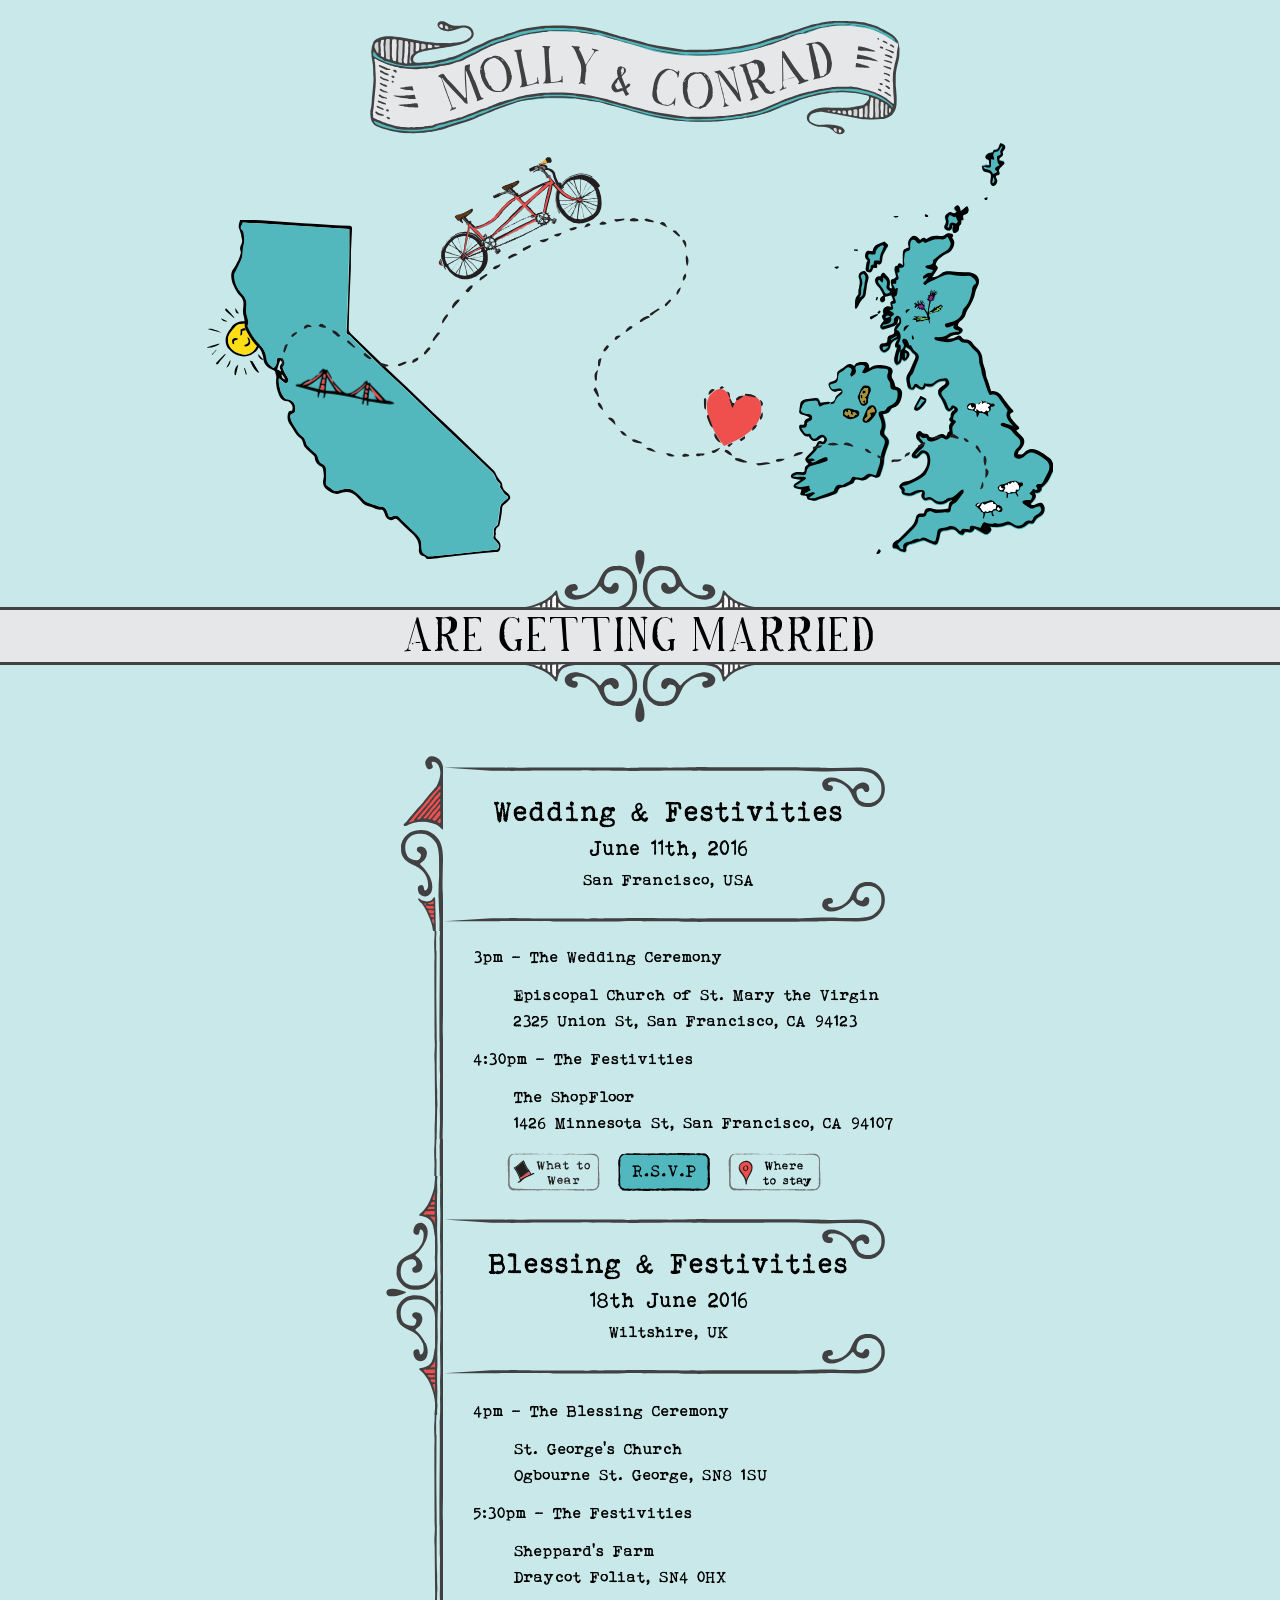
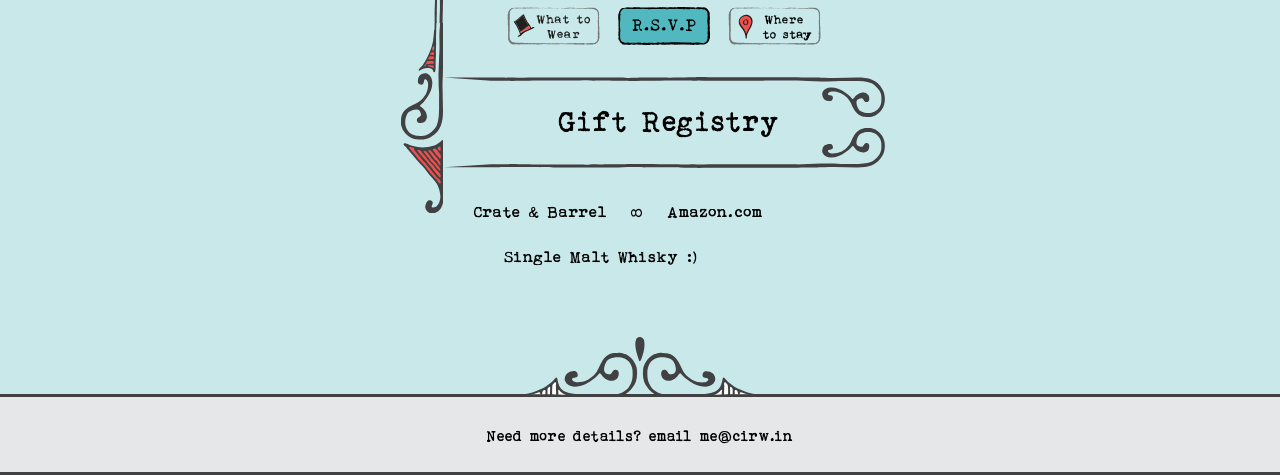
<file: index.html>
<!doctype html>

<meta name="viewport" content="width=1300px,min-scale=0.5">
<meta charset="utf-8">
<link rel="icon" href="favicon.ico">
<script src="jquery.js" type="text/javascript" charset="utf-8"></script>
<script src="jquery.modal.js" type="text/javascript" charset="utf-8"></script>
<link rel="stylesheet" href="jquery.modal.css" type="text/css" media="screen" />

<title>Molly & Conrad</title>

<style>
  @import url("./style.css");
</style>

<div class="logo stop">
  <section class="banner"></section>
  <section class="bicycle-init">
    <section class="bicycle-top">
      <section class="bicycle"></section>
    </section>
  </section>
  <section class="sun"></section>
  <section class="california"></section>
  <section class="great-britain"></section>
  <section class="heart-position"><section class="heart"></section></section>
  <section class="path"></section>
  <section class="potatoes-position">
    <section class="potatoes"></section>
  </section>
  <section class="sheep-position">
    <section class="sheep"></section>
  </section>
  <section class="bridge-position">
    <section class="bridge"></section>
  </section>
  <section class="thistle-position">
    <section class="thistle"></section>
  </section>
</div>

<center>
  <img src="img/border-horizontal-top.svg" height="60px"/>
  <div class="getting-married">
    ARE GETTING MARRIED
  </div>
  <img src="img/border-horizontal-bottom.svg" height="60px"/>
</center>

<center>
  <div style="margin-top: 30px; margin-bottom: 70px">
    <table class="date-details">
      <tr>
        <td class="border-side-top">
        </td>
        <td>
          <img class="border-heading" src="img/border-heading-top.svg"/>
          <center>
            <div>
              <div class="date-heading">
                 Wedding &amp; Festivities 
              </div>
              <div class="date-day">
                June 11th, 2016
              </div>
              <div class="date-location">
                San Francisco, USA
              </div>
             </div>
          </center>
          <img class="border-heading" src="img/border-heading-bottom.svg"/>
        </td>
      </tr>

      <tr>
        <td class="border-side-repeat">
        </td>
        <td>
          <div class="time-details">
            3pm - The Wedding Ceremony
          </div>
          <div class="address-details">
            <a href="https://goo.gl/maps/VDNoyhpWyhv">
              Episcopal Church of St. Mary the Virgin
              <br>
              2325 Union St, San Francisco, CA 94123
            </a>
          </div>
          <div class="time-details">
            4:30pm - The Festivities
          </div>
          <div class="address-details">
            <a href="https://goo.gl/maps/a2rEsy1rCAG2">
              The ShopFloor
              <br>
              1426 Minnesota St, San Francisco, CA 94107
            </a>
          </div>
          <div class="buttons">
            <center>

              <!--  what to wear US modal -->

              <div id="dress-modal" style="display:none;"><div class="modal-content">
                <h1> Once upon an evening fair, </h1>
                <p class="readtext">
                  a bohemian circus rolls into San Francisco to an iron workers' studio transformed for the evening. Food trucks arrive bringing delicacies from stone fired pizza to créme brulée while bottles are cracked merrily all around. The guests dance in circles under twinkling lights while a fiddle plays a tantalizing tune. The guests, from the Bay to London town, old and young, scientist and artist, flaunt their jolliest of dress…
                </p>
                <br>
                <img class="dress-img" src="img/Monrad_mermaiddress.jpg"/>
                <p class="readtext">
                  One such young maiden might be found in the corner sipping a glass of champagne in a floor length dress of chiffon, chatting politely while anticipating an evening of festivites
                </p>
                <br>
                <img class="dress-img" src="img/Monrad_mansuit.jpg"/>        
                <p class="readtext">
                  In a classic suit, or maybe slacks and a vest, a man asks a young lady for a dance while straightening his bowtie (because bowties are cool)
                </p>
                <br>
                <img class="dress-img" src="img/Monrad_cocktailgirldressthing.jpg"/> 
                <p class="readtext">
                  On the look out for a tasty treat from the sweets trolly is a woman in a classic cocktail dress, something vogue and chic that won’t get in the way while dancing
                </p>
                <br>
                <img class="dress-img" src="img/Monrad_MAN.jpg"/>
                <p class="readtext">
                  A gentleman arrives in his traditional morning suit,  
                  ready for titillating conversation and fulfilling gaiety 
                </p>
                <br>
                <img class="dress-img" src="img/Monrad_princessdress.jpg"/> 
                <p class="readtext">
                  As special occasions don’t come along too often, another girl, knowing this, comes to party in a gown that makes all her wildest princess-esque dreams come true
                </p>
                <br>
                <img class="dress-img" src="img/Monrad_kiltman.jpg"/>
                <p class="readtext">
                  And what party would be complete without a kilt. 
                </p>

                </div>
                <p>
                  <a href="#" rel="modal:close" style="float: right">Close</a>
                </p>
                
              </div>

              <a href="#dress-modal" rel="modal:open">
                <img class="rsvp-button" src="img/button-attire.svg"/> 
              </a> 
              <!--  end of what to wear US modal -->

              <a href="/rsvp">
                <img class="rsvp-button" src="img/button-rsvp.svg"/>
              </a>


              <!--  where to stay US modal -->

              <div id="US-places" style="display:none;">
                <center><img src="img/bridge.svg" style="height:50px"/>
                  <h2>Places to Stay in San Francisco</h2>
                  <br>
                  <br>

                  <a href="https://www.airbnb.com/s/San-Francisco--CA--United-States?source=hdr&checkin=06%2F10%2F2016&checkout=06%2F12%2F2016" target="_blank">
                    <img src="img/airbnb.jpeg" style="height: 80px"/>
                    <h1>AirBnb</h1>
                  </a> 
                  <p class="readtext">
                    This is San Francisco! Home of AirBnb. 
                    <br>This is our #1 suggested method of finding a place to stay.
                    <br>Good Neighorhoods close by: Bernal Heights, Potrero Hill, Castro, Mission, Noe Valley
                  </p>
                  <br>

                  <a href="http://www.noesnest.com/" target="_blank">
                    <img src="img/noesnest.jpg" style="height: 100px"/>
                    <h1>Noe's Next Bed and Breakfast</h1>
                  </a> 
                  <p class="readtext">
                    Address: 1257 Guerrero Street, San Francisco, CA 94110
                    <br>Phone: (415) 821-0751
                    <br>$315-345 per night, 2 night minimum
                    <br>
                  </p>
                  <br>

                  <a href="http://www.innsf.com/" target="_blank">
                    <img src="img/innsf.jpg" style="height: 100px"/>
                    <h1>Inn San Francisco</h1>
                  </a> 
                  <p class="readtext">
                    Address: 943 South Van Ness Avenue, San Francisco, CA 94110
                    <br>Phone: 415-641-0188
                    <br>$145-355 per night, 2 night minimum
                    <br>
                  </p>
                  <br>

                  <a href="http://www.doloresplace.com/" target="_blank">
                    <img src="img/doloresplace.png" style="height: 100px"/>
                    <h1>Dolores Place</h1>
                  </a> 
                  <p class="readtext">
                    Address: 3842 25th Street, San Francisco, CA 94114
                    <br>Phone: (415) 824-8728
                    <br>$139 per night, 3 night minimum
                    <br>
                  </p>
                  <br>

                  <a href="http://www.sfhostels.org/" target="_blank">
                    <img src="img/sfhostel.png" style="height: 100px"/>
                    <h1>SF Hostels</h1>
                  </a> 
                  <p class="readtext">
                    <a href="http://www.sfhostels.org/city-center" target="_blank">City Center</a>
                    <br>Address: 685 Ellis Street, San Francisco, CA 94109
                    <br>Phone: 1 (415) 474-5721
                    <br>
                    <br>
                    <a href="http://www.sfhostels.org/downtown/" target="_blank">Downtown</a>
                    <br>Address: 312 Mason Street, San Francisco, CA 94102
                    <br>Phone: 1 (415) 788-5604
                    <br>
                    <br>$40 per night; shared rooms
                  </p>
                  <br>
                </center>

                <center><p>
                  <a href="#" rel="modal:close" style="float:right">Close</a>
                </p>
                </center>
              </div>

              <a href="#US-places" rel="modal:open">
                <img class="rsvp-button" src="img/button-accommodation.svg"/> 
              </a> 
              <!--  end of where to US stay -->

            </center>
          </div>
        </td>
      </tr>

      <tr>
        <td class="border-side-center">
        </td>
        <td>
          <img class="border-heading" src="img/border-heading-top.svg"/>
          <center>
            <div>
              <div class="date-heading">
                 Blessing &amp; Festivities 
              </div>
              <div class="date-day">
                18th June 2016
              </div>
              <div class="date-location">
                Wiltshire, UK
              </div>
             </div>
          </center>
          <img class="border-heading" src="img/border-heading-bottom.svg"/>
        </td>
      </tr>

      <tr>
        <td class="border-side-repeat">
        </td>
        <td>
          <div style="margin-top: -30px">
            <div class="time-details">
              4pm - The Blessing Ceremony
            </div>
            <div class="address-details">
              <a href="https://goo.gl/maps/wsC21S6p6nP2">
                St. George's Church
                <br>
                Ogbourne St. George, SN8 1SU
              </a>
            </div>
            <div class="time-details">
              5:30pm - The Festivities
            </div>
            <div class="address-details">
              <a href="https://goo.gl/maps/sZTSA2vvc4M2">
                Sheppard's Farm
                <br>
                Draycot Foliat, SN4 0HX
              </a>
            </div>
            <center>
              <!--  what to wear UK modal -->

              <div id="dress-modal-uk" style="display:none;"><div class="modal-content">
                <h1> Once upon an evening fair, </h1>
                <p class="readtext">
                  a wedding party strolls into Wiltshire and the guests flaunt their jolliest of dress…
                </p>
                <br>
                <img class="dress-img" src="img/Monrad_mermaiddress.jpg"/>
                <p class="readtext">
                  One such young maiden might be found in the corner sipping a glass of champagne in a floor length dress of chiffon, chatting politely while anticipating an evening of festivites
                </p>
                <br>
                <img class="dress-img" src="img/Monrad_mansuit.jpg"/>        
                <p class="readtext">
                  In a classic suit, or maybe slacks and a vest, a man asks a young lady for a dance while straightening his bowtie (because bowties are cool)
                </p>
                <br>
                <img class="dress-img" src="img/Monrad_cocktailgirldressthing.jpg"/> 
                <p class="readtext">
                  On the look out for a tasty treat from the sweets trolly is a woman in a classic cocktail dress, something vogue and chic that won’t get in the way while dancing
                </p>
                <br>
                <img class="dress-img" src="img/Monrad_MAN.jpg"/>
                <p class="readtext">
                  A gentleman arrives in his traditional morning suit,  
                  ready for titillating conversation and fulfilling gaiety 
                </p>
                <br>
                <img class="dress-img" src="img/Monrad_princessdress.jpg"/> 
                <p class="readtext">
                  As special occasions don’t come along too often, another girl, knowing this, comes to party in a gown that makes all her wildest princess-esque dreams come true
                </p>
                <br>
                <img class="dress-img" src="img/Monrad_kiltman.jpg"/>
                <p class="readtext">
                  And what party would be complete without a kilt. 
                </p>


                </div>
                <p>
                  <a href="#" rel="modal:close" style="float: right">Close</a>
                </p>
                
              </div>

              <a href="#dress-modal-uk" rel="modal:open">
                <img class="rsvp-button" src="img/button-attire.svg"/> 
              </a> 
              <!--  end of what to wear modal UK -->

              <a href="/rsvp">
                <img class="rsvp-button" src="img/button-rsvp.svg"/>
              </a>


              <!--  where to stay UK modal -->

              <div id="UK-places" style="display:none;">
                <center>
                  <img src="img/great-britain.svg" style="height:100px"/>
                  <h2>Places to Stay near Sheppards Farm</h2>
                  <br>
<!--
                  <a href="https://google.com">
                    <img src="img/heart.svg" style="height: 50px"/>
                    <h1>Diedrys cottage</h1>
                  </a> 
                  <p>
                    Available the 16th till 21st £1000
                    <br> blah lorem ipsum aa;sdfj ;aks jvnawo efaskj oasjd a fjd adfj lkdsjf i asdf siu lasdfj ;suea;ld oi lsdf oiw ;lk d9 aldk s lao iejow lad iiks id lwi li ejleki sksks fifsl ifls osf ls osf
                  </p>
-->
                  <a href="http://theinnwithawell.publishpath.com/accommodation" target="_blank">
                    <img src="img/Inn_well.jpg" style="height:100px"/>
                    <h1>Inn with the well</h1>
                  </a>
                  <p class="readtext">
                    Address: Marlborough Rd, Ogbourne St George, Wiltshire, SN8 1SQ
                    <br>Phone: +44 (0) 1672 84 14 45                
                    <br>£65-100 per night; 4 beds available 
                  </p>
                  <br>

                  <a href="http://www.chiseldonhouse.com/rooms.html" target="_blank">
                    <img src="img/ChiseldonHouse.jpeg" style="height: 100px"/>
                    <h1>Chisledon House Hotel</h1>
                  </a> 
                  <p class="readtext">
                    Address: New Road, Chiseldon, Swindon, Wiltshire, SN4 0NE
                    <br>Phone: +44 (0)1793 741 010
                    <br>£130-170 per night
                  </p>
                  <br>

                  <a href="http://www.suninn-swindon.co.uk/accommodation.htm" target="_blank">
                    <img src="img/sunInn.png" style="height: 100px"/>
                    <h1>Sun Inn</h1>
                  </a> 
                  <p class="readtext">
                    Address: Coate, Swindon, Wiltshire SN3 6AA
                    <br>Phone: (01793) 523292
                    <br>£80-109 per night; 10 rooms
                    <br>Great disabled room, very freindly, flexible rates 
                  </p>
                  <br>

                  <a href="http://www.overtownmanor.co.uk/" target="_blank">
                    <img src="img/overtownManor.jpg" style="height: 100px"/>
                    <h1>Overtown Manor</h1>
                  </a> 
                  <p class="readtext">
                    Address: Wroughton, Swindon, Wiltshire SN4 0SH
                    <br>Phone: 01793 814737
                    <br>£95-150 per night; 6 rooms
                  </p>
                  <br>

                  <a href="http://meadowbankhouse.com/rooms/" target="_blank">
                    <img src="img/meadowhouse.png" style="height: 100px"/>
                    <h1>Meadowbank House Bed and Breakfast</h1>
                  </a> 
                  <p class="readtext">
                    Address: Medbourne Lane, Liddington, Wiltshire, SN4 0EY
                    <br>Phone: 01793 791401
                    <br>£70-85 per night; 3 rooms
                    <br>Very Friendly!
                  </p>
                  <br>

                </center>

                <p>
                  <br>
                  <br>

                  <a href="#" rel="modal:close" style="float:right">Close</a>
                </p>
                
              </div>

              <a href="#UK-places" rel="modal:open">
                <img class="rsvp-button" src="img/button-accommodation.svg"/> 
              </a> 
              <!--  end of where to UK stay -->



              

            </center>
          </div>
        </td>
      </tr>

      <tr>
        <td class="border-side-bottom">
        </td>
        <td>
          <img class="border-heading" src="img/border-heading-top.svg"/>
          <center>
            <div>
              <div class="date-heading">
                Gift Registry
              </div>
              
          </center>
          <img class="border-heading" src="img/border-heading-bottom.svg"/>
        </td>
      </tr>

      <tr>
        <td></td>
        <td> 
          <div class="registry-links">
            <a href="http://www.crateandbarrel.com/gift-registry/molly-mcneil/r5422164" target="_blank">Crate &amp; Barrel &nbsp</a>
            ∞
            <a href="https://www.amazon.com/registry/wedding/1K8KJ6T5LEDWW" target="_blank">&nbsp Amazon.com</a>
            <br/>
            <br/>
          </div>
          <div class="single-malt-scotch">Single Malt Whisky :)</div>
        </td>
      </tr>
    </table>
  </div>
</center>

<center>
  <img src="img/border-horizontal-top.svg" height="60px"/>
  <div class="footer">
    <div style="margin-top: 30px">
      Need more details? <a href="mailto:me@cirw.in"> email me@cirw.in </a>
    </div>
  </div>
</center>



    <!-- Modal HTML embedded directly into document 
      <div id="ex1" style="display:none;">
        <p>Thanks for clicking.  That felt good.  <a href="#" rel="modal:close">Close</a> or press ESC</p>
      </div>

       Link to open the modal 
      <p><a href="#ex1" rel="modal:open">Open Modal</a></p> -->


<script>
  var div = document.querySelector("div")

  setTimeout(function () {
    div.classList.remove("stop");
    div.classList.add("go");
  });

</script>
</file>
